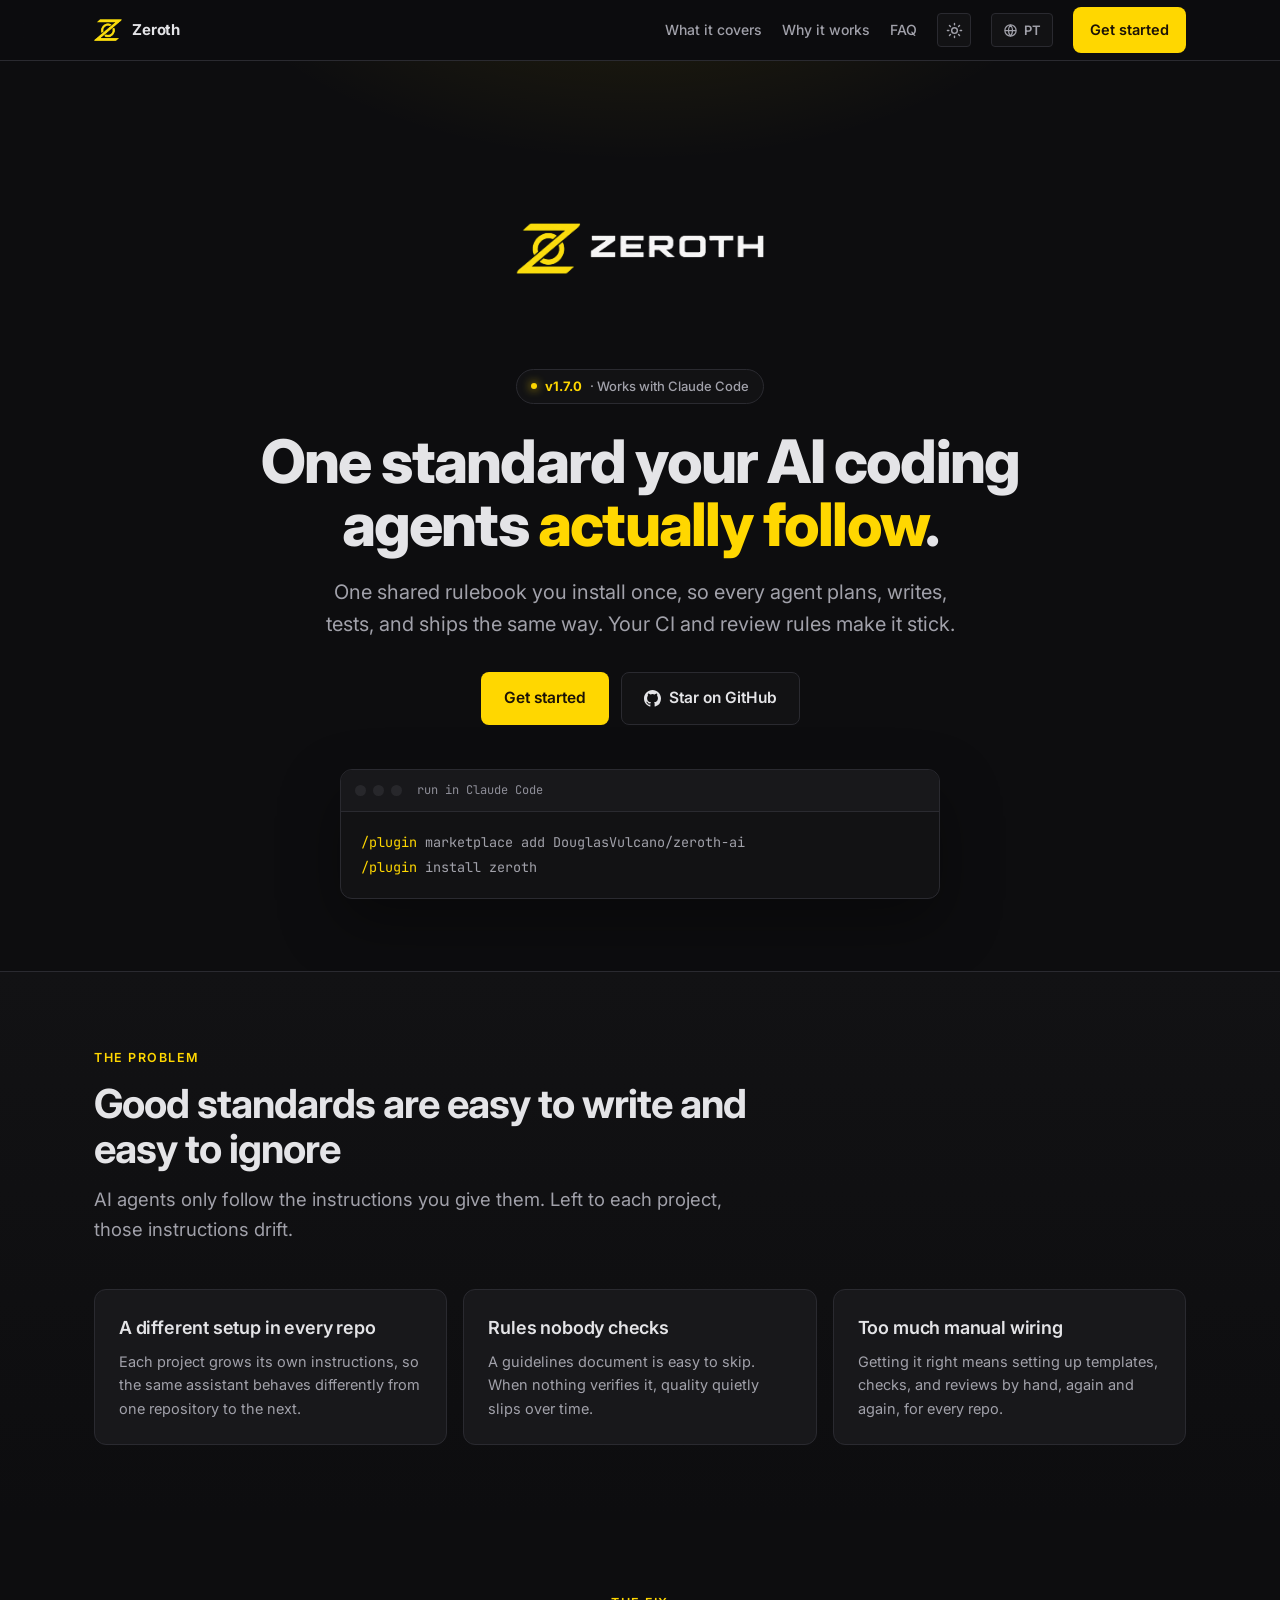
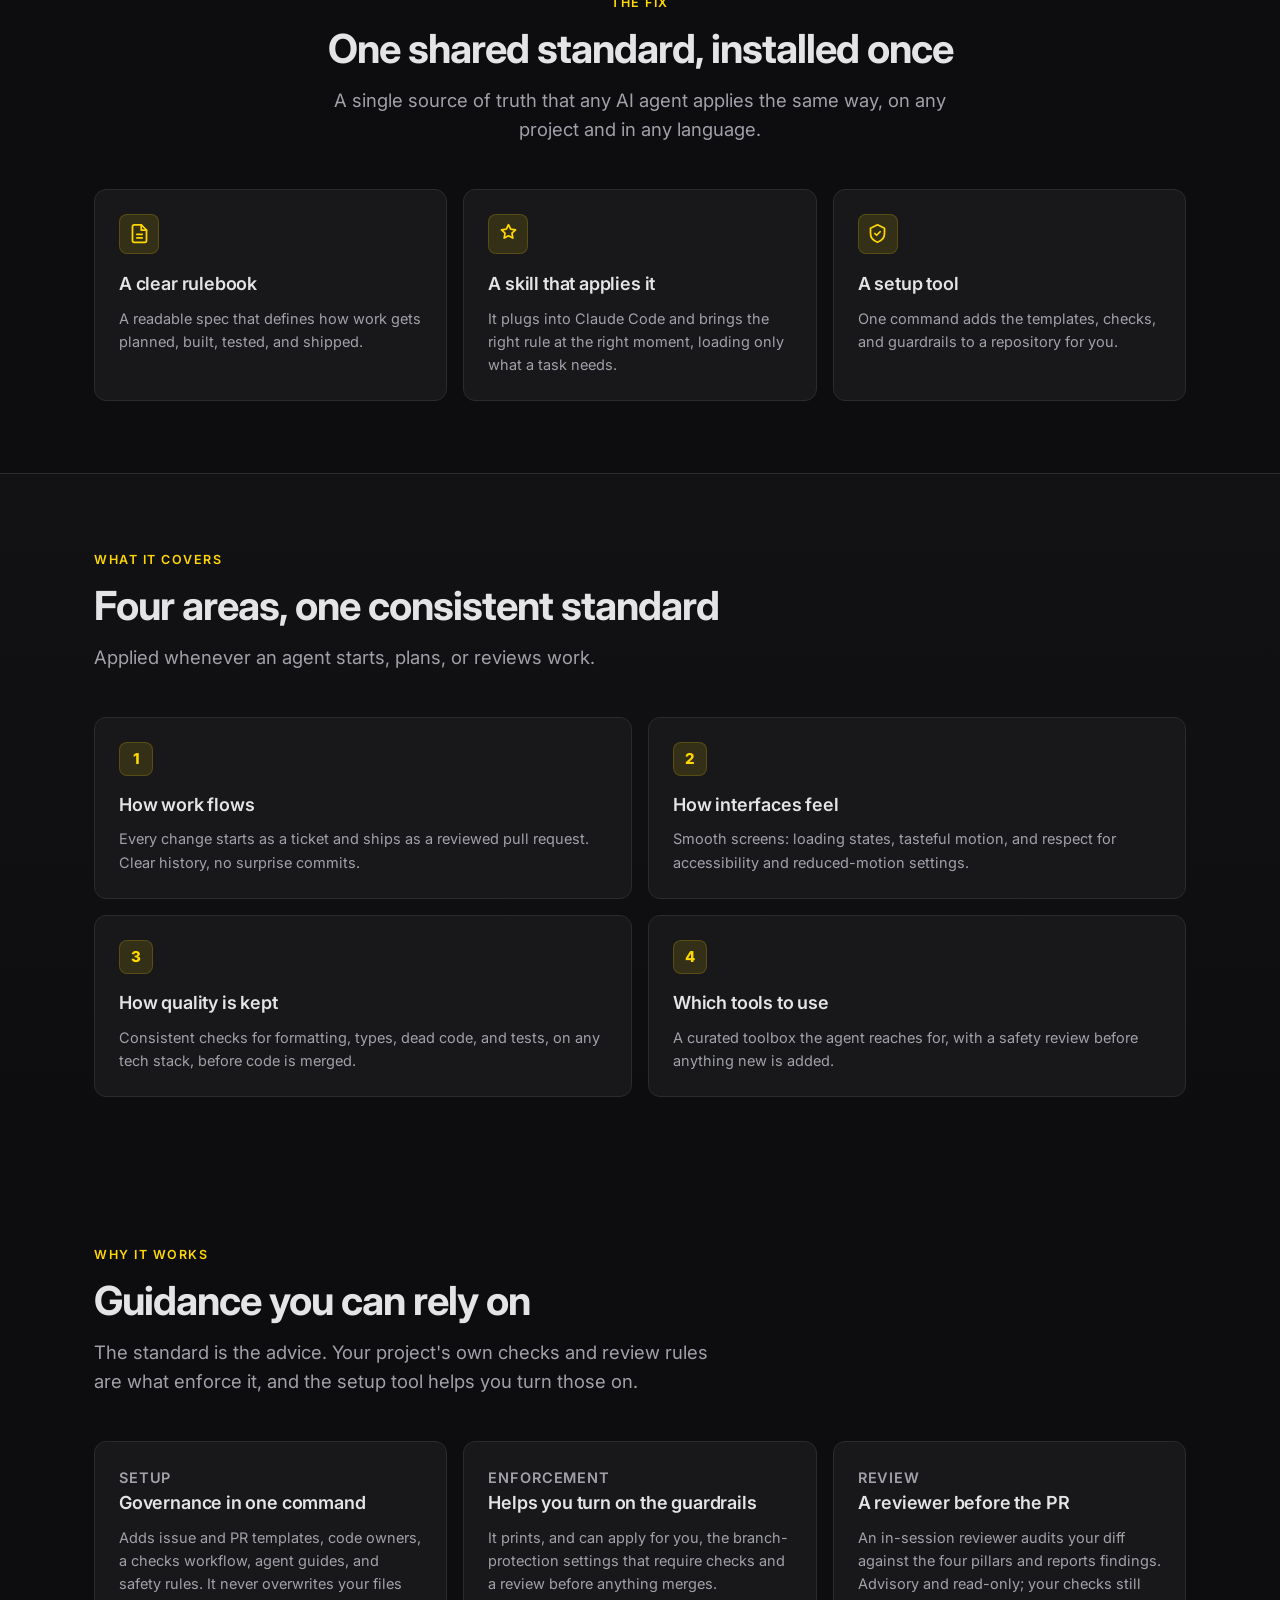
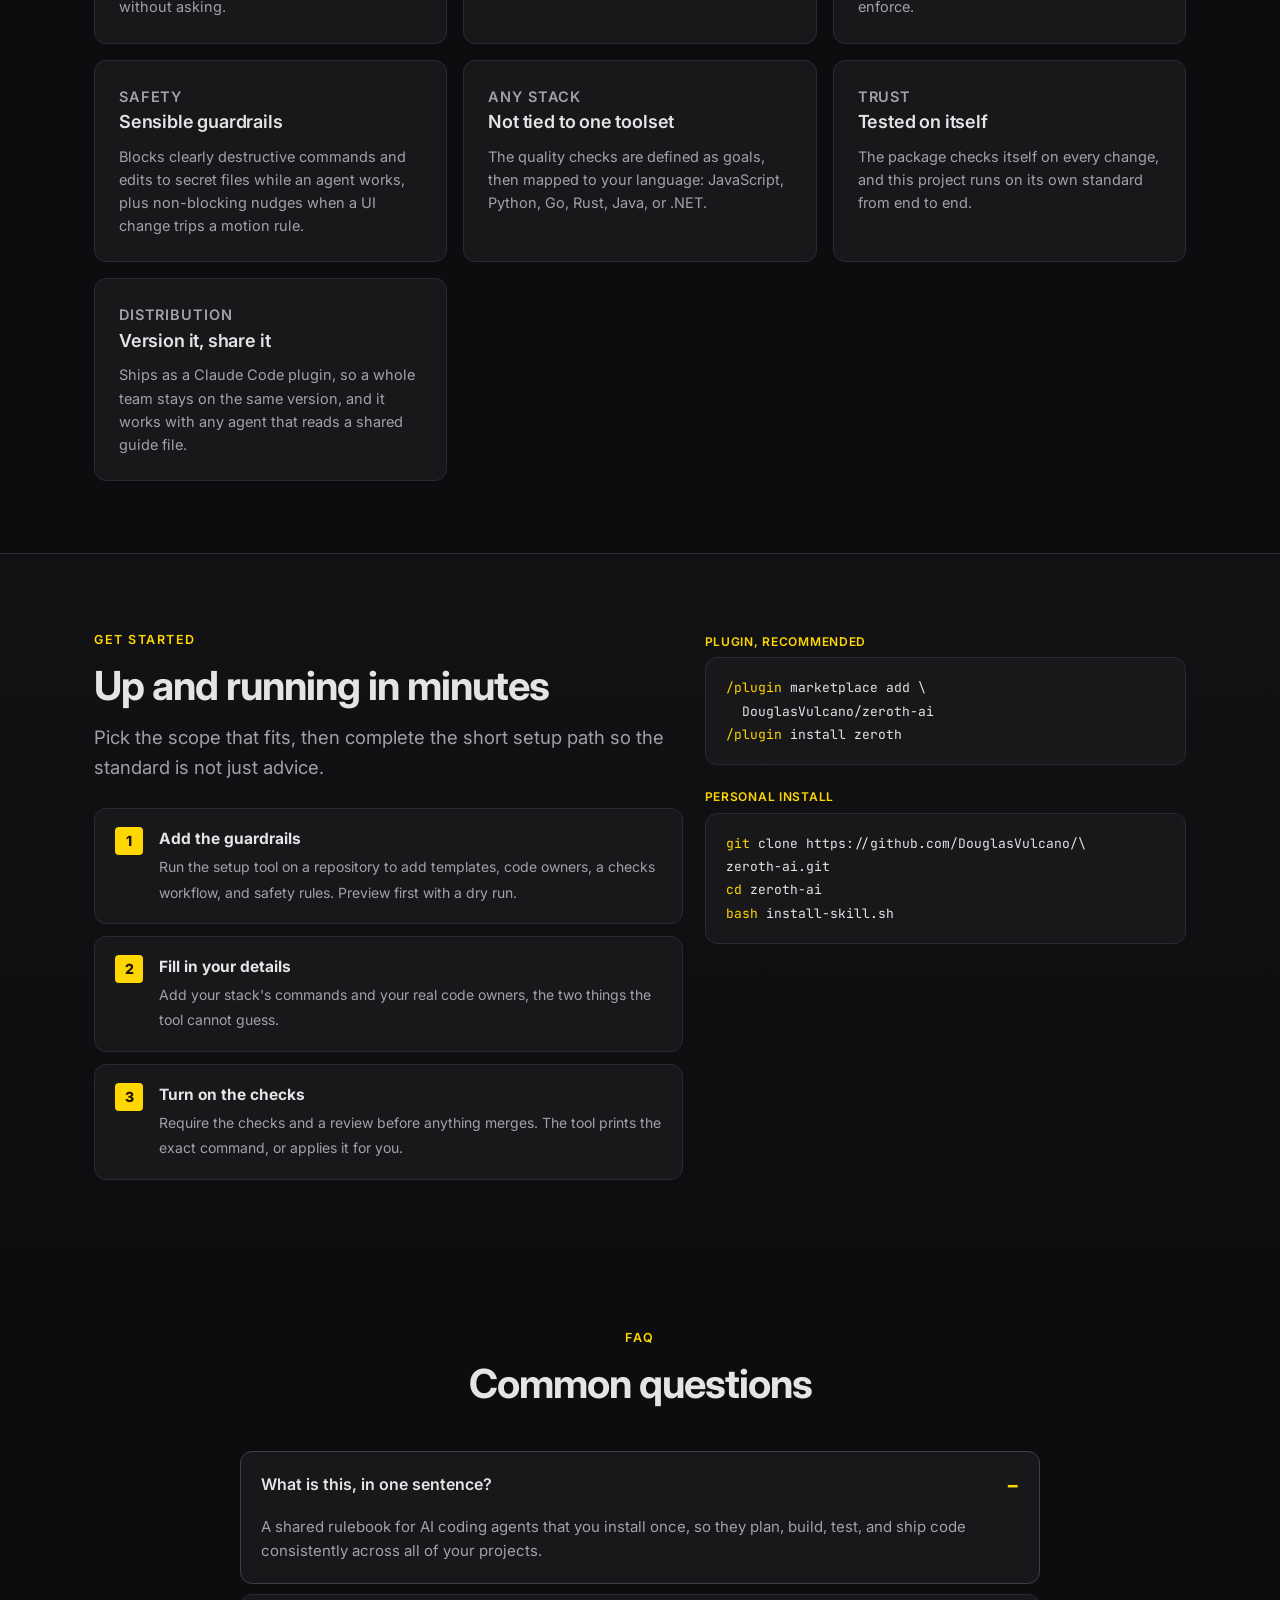
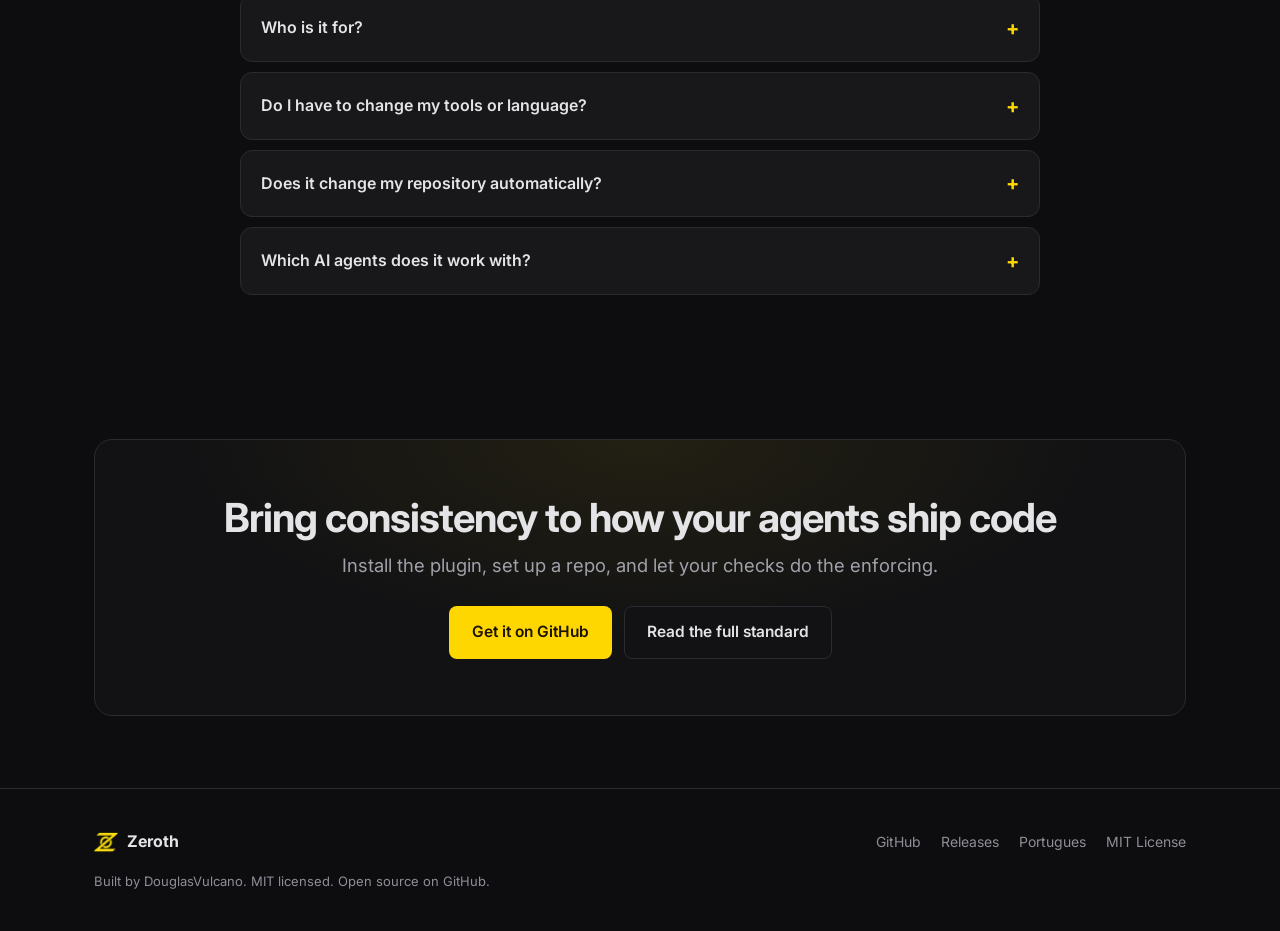
<file: docs/index.html>
<!doctype html>
<html lang="en" data-theme="dark">
<head>
<meta charset="utf-8">
<script>(function(){try{var p=localStorage.getItem('aes-lang');if(!p&&/^pt/i.test(navigator.language||''))location.replace('pt-br/');}catch(e){}})();</script>
<script>try{var t=localStorage.getItem('aes-theme');if(t)document.documentElement.setAttribute('data-theme',t);}catch(e){}</script>
<meta name="viewport" content="width=device-width, initial-scale=1">
<title>Zeroth - one rulebook your AI coding agents follow</title>
<meta name="description" content="One shared engineering standard for AI coding agents like Claude Code. Install it once, and your agents plan, build, test, and ship code the same way on every project. Open source, MIT licensed.">
<meta name="keywords" content="AI engineering standards, Claude Code, AI coding agents, coding standards, governance, AGENTS.md, CI gate, code review, developer tools, MCP, plugin">
<meta name="author" content="DouglasVulcano">
<meta name="robots" content="index, follow, max-image-preview:large">
<link rel="icon" type="image/x-icon" href="favicon.ico">
<link rel="icon" type="image/png" href="icon.png">
<link rel="apple-touch-icon" href="icon.png">
<meta name="theme-color" content="#0d0d0f">
<link rel="canonical" href="https://douglasvulcano.github.io/zeroth-ai/">
<link rel="alternate" hreflang="en" href="https://douglasvulcano.github.io/zeroth-ai/">
<link rel="alternate" hreflang="pt-BR" href="https://douglasvulcano.github.io/zeroth-ai/pt-br/">
<link rel="alternate" hreflang="x-default" href="https://douglasvulcano.github.io/zeroth-ai/">
<meta property="og:type" content="website">
<meta property="og:site_name" content="Zeroth">
<meta property="og:title" content="Zeroth">
<meta property="og:description" content="One shared rulebook for AI coding agents. Install it once, and they plan, build, test, and ship code the same way on every project.">
<meta property="og:url" content="https://douglasvulcano.github.io/zeroth-ai/">
<meta property="og:image" content="https://douglasvulcano.github.io/zeroth-ai/icon.png">
<meta property="og:locale" content="en_US">
<meta property="og:locale:alternate" content="pt_BR">
<meta name="twitter:card" content="summary">
<meta name="twitter:title" content="Zeroth">
<meta name="twitter:description" content="One shared rulebook for AI coding agents. Install once, ship consistently on every project.">
<meta name="twitter:image" content="https://douglasvulcano.github.io/zeroth-ai/icon.png">
<link rel="preconnect" href="https://fonts.googleapis.com">
<link rel="preconnect" href="https://fonts.gstatic.com" crossorigin>
<link href="https://fonts.googleapis.com/css2?family=Inter:wght@400;500;600;700;800&family=JetBrains+Mono:wght@400;500;600&display=swap" rel="stylesheet">
<link rel="stylesheet" href="style.css?v=2">
<script type="application/ld+json">
{"@context":"https://schema.org","@type":"SoftwareApplication","name":"Zeroth","applicationCategory":"DeveloperApplication","operatingSystem":"Cross-platform","description":"One shared engineering standard for AI coding agents like Claude Code. Install it once, and your agents plan, build, test, and ship code the same way on every project.","url":"https://douglasvulcano.github.io/zeroth-ai/","codeRepository":"https://github.com/DouglasVulcano/zeroth-ai","softwareVersion":"1.9.0","inLanguage":["en","pt-BR"],"license":"https://opensource.org/licenses/MIT","author":{"@type":"Person","name":"DouglasVulcano"},"offers":{"@type":"Offer","price":"0","priceCurrency":"USD"}}
</script>
<script type="application/ld+json">
{"@context":"https://schema.org","@type":"FAQPage","mainEntity":[
{"@type":"Question","name":"What is Zeroth, in one sentence?","acceptedAnswer":{"@type":"Answer","text":"A shared rulebook for AI coding agents that you install once, so they plan, build, test, and ship code consistently across all of your projects."}},
{"@type":"Question","name":"Who is it for?","acceptedAnswer":{"@type":"Answer","text":"Anyone using AI coding assistants like Claude Code who wants consistent, reviewed, and tested output, whether you are a solo developer or a whole team."}},
{"@type":"Question","name":"Do I have to change my tools or programming language?","acceptedAnswer":{"@type":"Answer","text":"No. The quality checks are defined as goals and mapped to your existing stack, so it works with JavaScript, Python, Go, Rust, Java, .NET, and more."}},
{"@type":"Question","name":"Does it change my repository automatically?","acceptedAnswer":{"@type":"Answer","text":"No. It sets up the pieces and shows you the commands; you decide when to turn on the checks and review rules that enforce the standard. Nothing is changed without your confirmation."}},
{"@type":"Question","name":"Which AI agents does it work with?","acceptedAnswer":{"@type":"Answer","text":"The plugin and skill install into Claude Code. For other agents (Cursor, Copilot, Codex), point them at the AGENTS.md the setup tool generates (it imports zeroth.md) and they read the same standard. Enforcement lives in your repo (CI plus branch protection), so it applies the same way whichever agent writes the code."}}
]}
</script>
</head>
<body>

<header class="nav">
  <div class="wrap nav-in">
    <a class="brand" href="#top" aria-label="Zeroth home"><img src="icon.png" alt="" width="28" height="28"><span>Zeroth</span></a>
    <nav class="nav-links">
      <a class="link" href="#pillars">What it covers</a>
      <a class="link" href="#features">Why it works</a>
      <a class="link" href="#faq">FAQ</a>
      <button class="icon-btn" onclick="toggleTheme()" aria-label="Toggle light or dark theme" title="Toggle theme"><svg viewBox="0 0 24 24" width="17" height="17" fill="none" stroke="currentColor" stroke-width="2" stroke-linecap="round" aria-hidden="true"><circle cx="12" cy="12" r="4"/><path d="M12 2v2M12 20v2M4.9 4.9l1.4 1.4M17.7 17.7l1.4 1.4M2 12h2M20 12h2M4.9 19.1l1.4-1.4M17.7 6.3l1.4-1.4"/></svg></button>
      <a class="lang" href="pt-br/" onclick="try{localStorage.setItem('aes-lang','pt')}catch(e){}" hreflang="pt-BR" aria-label="Ver em portugues"><svg viewBox="0 0 24 24" width="15" height="15" fill="none" stroke="currentColor" stroke-width="2" aria-hidden="true"><circle cx="12" cy="12" r="9"/><path d="M3 12h18M12 3a14 14 0 010 18M12 3a14 14 0 000 18"/></svg>PT</a>
      <a class="btn btn-gold" href="#install">Get started</a>
    </nav>
  </div>
</header>

<main id="top">
  <section class="hero">
    <div class="wrap hero-in">
      <img class="hero-logo" src="logo.png" alt="Zeroth" width="380">
      <span class="tag"><span class="dot"></span> <b id="ver">v1.7.0</b> · Works with Claude Code</span>
      <h1>One standard your AI coding agents <span class="g">actually follow</span>.</h1>
      <p class="lede">One shared rulebook you install once, so every agent plans, writes, tests, and ships the same way. Your CI and review rules make it stick.</p>
      <div class="cta">
        <a class="btn btn-gold btn-lg" href="#install">Get started</a>
        <a class="btn btn-ghost btn-lg" href="https://github.com/DouglasVulcano/zeroth-ai" target="_blank" rel="noopener"><svg width="17" height="17" viewBox="0 0 16 16" fill="currentColor" aria-hidden="true"><path d="M8 0C3.58 0 0 3.58 0 8c0 3.54 2.29 6.53 5.47 7.59.4.07.55-.17.55-.38 0-.19-.01-.82-.01-1.49-2.01.37-2.53-.49-2.69-.94-.09-.23-.48-.94-.82-1.13-.28-.15-.68-.52-.01-.53.63-.01 1.08.58 1.23.82.72 1.21 1.87.87 2.33.66.07-.52.28-.87.51-1.07-1.78-.2-3.64-.89-3.64-3.95 0-.87.31-1.59.82-2.15-.08-.2-.36-1.02.08-2.12 0 0 .67-.21 2.2.82a7.6 7.6 0 014 0c1.53-1.04 2.2-.82 2.2-.82.44 1.1.16 1.92.08 2.12.51.56.82 1.27.82 2.15 0 3.07-1.87 3.75-3.65 3.95.29.25.54.73.54 1.48 0 1.07-.01 1.93-.01 2.2 0 .21.15.46.55.38A8.01 8.01 0 0016 8c0-4.42-3.58-8-8-8z"/></svg>Star on GitHub</a>
      </div>
      <div class="term">
        <div class="term-bar"><i></i><i></i><i></i><span>run in Claude Code</span></div>
        <pre><span class="p">/plugin</span> <span class="o">marketplace add DouglasVulcano/zeroth-ai</span>
<span class="p">/plugin</span> <span class="o">install zeroth</span></pre>
      </div>
    </div>
  </section>

  <section class="band">
    <div class="wrap">
      <div class="head"><p class="eyebrow">The problem</p><h2>Good standards are easy to write and easy to ignore</h2><p class="lede">AI agents only follow the instructions you give them. Left to each project, those instructions drift.</p></div>
      <div class="grid g3">
        <div class="card"><h3>A different setup in every repo</h3><p>Each project grows its own instructions, so the same assistant behaves differently from one repository to the next.</p></div>
        <div class="card"><h3>Rules nobody checks</h3><p>A guidelines document is easy to skip. When nothing verifies it, quality quietly slips over time.</p></div>
        <div class="card"><h3>Too much manual wiring</h3><p>Getting it right means setting up templates, checks, and reviews by hand, again and again, for every repo.</p></div>
      </div>
    </div>
  </section>

  <section id="what">
    <div class="wrap">
      <div class="head center"><p class="eyebrow">The fix</p><h2>One shared standard, installed once</h2><p class="lede" style="margin-inline:auto">A single source of truth that any AI agent applies the same way, on any project and in any language.</p></div>
      <div class="grid g3">
        <div class="card"><div class="ico"><svg viewBox="0 0 24 24" fill="none" stroke="currentColor" stroke-width="2" stroke-linecap="round" stroke-linejoin="round"><path d="M14 2H6a2 2 0 00-2 2v16a2 2 0 002 2h12a2 2 0 002-2V8z"/><path d="M14 2v6h6M9 13h6M9 17h6"/></svg></div><h3>A clear rulebook</h3><p>A readable spec that defines how work gets planned, built, tested, and shipped.</p></div>
        <div class="card"><div class="ico"><svg viewBox="0 0 24 24" fill="none" stroke="currentColor" stroke-width="2" stroke-linecap="round" stroke-linejoin="round"><path d="M12 2l2.5 5 5.5.8-4 3.9.9 5.5L12 14.6 7.1 17.2 8 11.7 4 7.8l5.5-.8z"/></svg></div><h3>A skill that applies it</h3><p>It plugs into Claude Code and brings the right rule at the right moment, loading only what a task needs.</p></div>
        <div class="card"><div class="ico"><svg viewBox="0 0 24 24" fill="none" stroke="currentColor" stroke-width="2" stroke-linecap="round" stroke-linejoin="round"><path d="M12 2l8 4v6c0 5-3.4 8.3-8 10-4.6-1.7-8-5-8-10V6z"/><path d="M9 12l2 2 4-4"/></svg></div><h3>A setup tool</h3><p>One command adds the templates, checks, and guardrails to a repository for you.</p></div>
      </div>
    </div>
  </section>

  <section id="pillars" class="band">
    <div class="wrap">
      <div class="head"><p class="eyebrow">What it covers</p><h2>Four areas, one consistent standard</h2><p class="lede">Applied whenever an agent starts, plans, or reviews work.</p></div>
      <div class="grid g2">
        <div class="card"><div class="num">1</div><h3>How work flows</h3><p>Every change starts as a ticket and ships as a reviewed pull request. Clear history, no surprise commits.</p></div>
        <div class="card"><div class="num">2</div><h3>How interfaces feel</h3><p>Smooth screens: loading states, tasteful motion, and respect for accessibility and reduced-motion settings.</p></div>
        <div class="card"><div class="num">3</div><h3>How quality is kept</h3><p>Consistent checks for formatting, types, dead code, and tests, on any tech stack, before code is merged.</p></div>
        <div class="card"><div class="num">4</div><h3>Which tools to use</h3><p>A curated toolbox the agent reaches for, with a safety review before anything new is added.</p></div>
      </div>
    </div>
  </section>

  <section id="features">
    <div class="wrap">
      <div class="head"><p class="eyebrow">Why it works</p><h2>Guidance you can rely on</h2><p class="lede">The standard is the advice. Your project's own checks and review rules are what enforce it, and the setup tool helps you turn those on.</p></div>
      <div class="grid g3">
        <div class="card"><p class="kicker">Setup</p><h3>Governance in one command</h3><p>Adds issue and PR templates, code owners, a checks workflow, agent guides, and safety rules. It never overwrites your files without asking.</p></div>
        <div class="card"><p class="kicker">Enforcement</p><h3>Helps you turn on the guardrails</h3><p>It prints, and can apply for you, the branch-protection settings that require checks and a review before anything merges.</p></div>
        <div class="card"><p class="kicker">Review</p><h3>A reviewer before the PR</h3><p>An in-session reviewer audits your diff against the four pillars and reports findings. Advisory and read-only; your checks still enforce.</p></div>
        <div class="card"><p class="kicker">Safety</p><h3>Sensible guardrails</h3><p>Blocks clearly destructive commands and edits to secret files while an agent works, plus non-blocking nudges when a UI change trips a motion rule.</p></div>
        <div class="card"><p class="kicker">Any stack</p><h3>Not tied to one toolset</h3><p>The quality checks are defined as goals, then mapped to your language: JavaScript, Python, Go, Rust, Java, or .NET.</p></div>
        <div class="card"><p class="kicker">Trust</p><h3>Tested on itself</h3><p>The package checks itself on every change, and this project runs on its own standard from end to end.</p></div>
        <div class="card"><p class="kicker">Distribution</p><h3>Version it, share it</h3><p>Ships as a Claude Code plugin, so a whole team stays on the same version, and it works with any agent that reads a shared guide file.</p></div>
      </div>
    </div>
  </section>

  <section id="install" class="band">
    <div class="wrap">
      <div class="cols">
        <div>
          <p class="eyebrow">Get started</p>
          <h2>Up and running in minutes</h2>
          <p class="lede" style="margin-bottom:26px">Pick the scope that fits, then complete the short setup path so the standard is not just advice.</p>
          <div class="steps">
            <div class="step"><div class="n">1</div><div><b>Add the guardrails</b><span>Run the setup tool on a repository to add templates, code owners, a checks workflow, and safety rules. Preview first with a dry run.</span></div></div>
            <div class="step"><div class="n">2</div><div><b>Fill in your details</b><span>Add your stack's commands and your real code owners, the two things the tool cannot guess.</span></div></div>
            <div class="step"><div class="n">3</div><div><b>Turn on the checks</b><span>Require the checks and a review before anything merges. The tool prints the exact command, or applies it for you.</span></div></div>
          </div>
        </div>
        <div>
          <p class="kicker" style="margin-top:6px">Plugin, recommended</p>
          <pre class="code"><span class="p">/plugin</span> marketplace add \
  DouglasVulcano/zeroth-ai
<span class="p">/plugin</span> install zeroth</pre>
          <p class="kicker" style="margin-top:22px">Personal install</p>
          <pre class="code"><span class="p">git</span> clone https://github.com/DouglasVulcano/\
zeroth-ai.git
<span class="p">cd</span> zeroth-ai
<span class="p">bash</span> install-skill.sh</pre>
        </div>
      </div>
    </div>
  </section>

  <section id="faq">
    <div class="wrap">
      <div class="head center"><p class="eyebrow">FAQ</p><h2>Common questions</h2></div>
      <div class="faq">
        <details open><summary>What is this, in one sentence?</summary><p>A shared rulebook for AI coding agents that you install once, so they plan, build, test, and ship code consistently across all of your projects.</p></details>
        <details><summary>Who is it for?</summary><p>Anyone using AI coding assistants like Claude Code who wants consistent, reviewed, and tested output, whether you are a solo developer or a whole team.</p></details>
        <details><summary>Do I have to change my tools or language?</summary><p>No. The quality checks are goals mapped to your existing stack, so it works with JavaScript, Python, Go, Rust, Java, .NET, and more.</p></details>
        <details><summary>Does it change my repository automatically?</summary><p>No. It sets up the pieces and shows you the commands; you decide when to turn on the checks and review rules that enforce the standard. Nothing is changed without your confirmation.</p></details>
        <details><summary>Which AI agents does it work with?</summary><p>The plugin and skill install into Claude Code. For other agents (Cursor, Copilot, Codex), point them at the <code>AGENTS.md</code> the setup tool generates (it imports <code>zeroth.md</code>) and they read the same standard. Enforcement lives in your repo (CI plus branch protection), so it applies the same way whichever agent writes the code.</p></details>
      </div>
    </div>
  </section>

  <section>
    <div class="wrap">
      <div class="cta-band">
        <h2 style="margin-bottom:10px">Bring consistency to how your agents ship code</h2>
        <p class="lede" style="margin:0 auto 26px">Install the plugin, set up a repo, and let your checks do the enforcing.</p>
        <div class="cta">
          <a class="btn btn-gold btn-lg" href="https://github.com/DouglasVulcano/zeroth-ai" target="_blank" rel="noopener">Get it on GitHub</a>
          <a class="btn btn-ghost btn-lg" href="https://github.com/DouglasVulcano/zeroth-ai/blob/main/zeroth.md" target="_blank" rel="noopener">Read the full standard</a>
        </div>
      </div>
    </div>
  </section>
</main>

<footer>
  <div class="wrap foot-in">
    <div class="foot-brand"><img src="icon.png" alt="" width="24" height="24"><span>Zeroth</span></div>
    <nav class="foot-links">
      <a href="https://github.com/DouglasVulcano/zeroth-ai" target="_blank" rel="noopener">GitHub</a>
      <a href="https://github.com/DouglasVulcano/zeroth-ai/releases" target="_blank" rel="noopener">Releases</a>
      <a href="pt-br/" onclick="try{localStorage.setItem('aes-lang','pt')}catch(e){}">Portugues</a>
      <a href="https://github.com/DouglasVulcano/zeroth-ai/blob/main/LICENSE" target="_blank" rel="noopener">MIT License</a>
    </nav>
  </div>
  <div class="wrap" style="margin-top:16px;font-size:13px">Built by DouglasVulcano. MIT licensed. Open source on GitHub.</div>
</footer>

<script>function toggleTheme(){var el=document.documentElement,cur=el.getAttribute('data-theme')==='light'?'light':'dark',next=cur==='light'?'dark':'light';el.setAttribute('data-theme',next);try{localStorage.setItem('aes-theme',next);}catch(e){}}</script>
<script>(function(){var el=document.getElementById('ver');if(!el||!window.fetch)return;fetch('https://api.github.com/repos/DouglasVulcano/zeroth-ai/releases/latest',{headers:{Accept:'application/vnd.github+json'}}).then(function(r){return r.ok?r.json():null;}).then(function(d){if(d&&d.tag_name){el.textContent=/^v/i.test(d.tag_name)?d.tag_name:'v'+d.tag_name;}}).catch(function(){});})();</script>
</body>
</html>
</file>
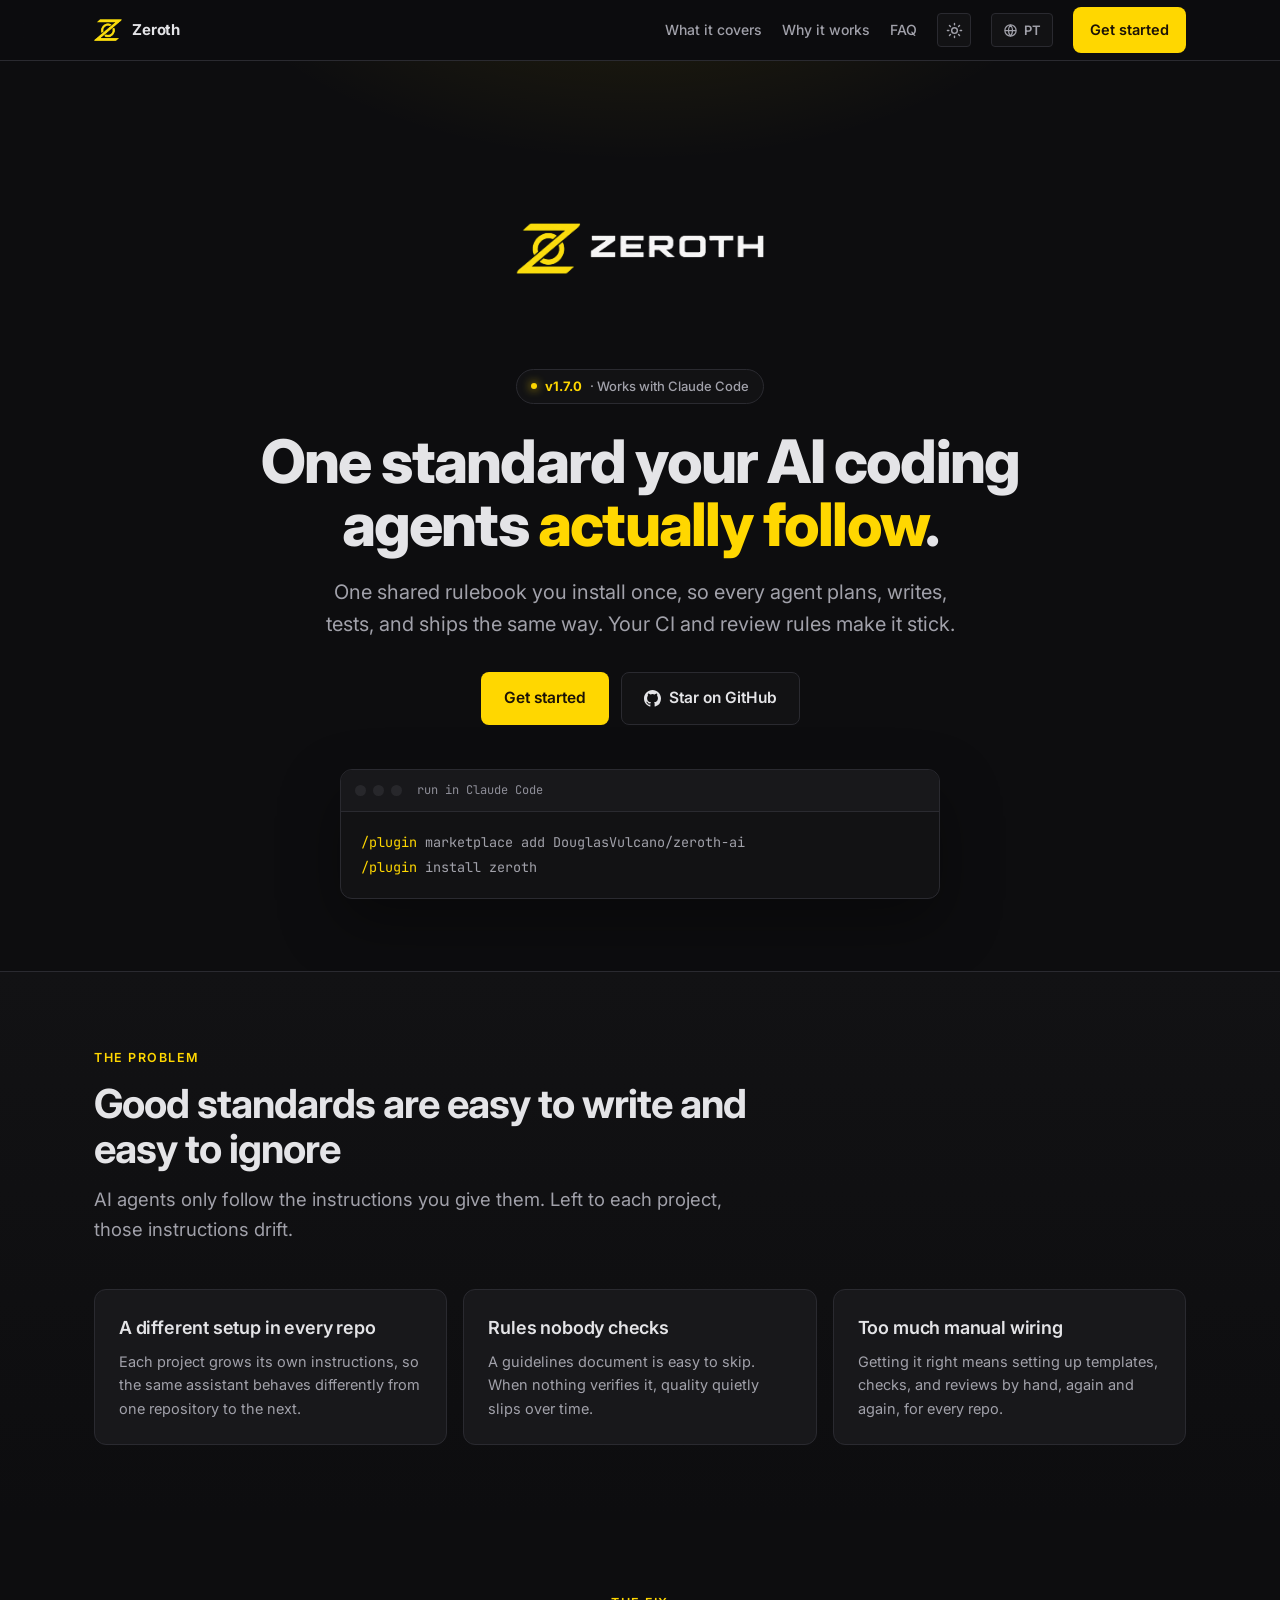
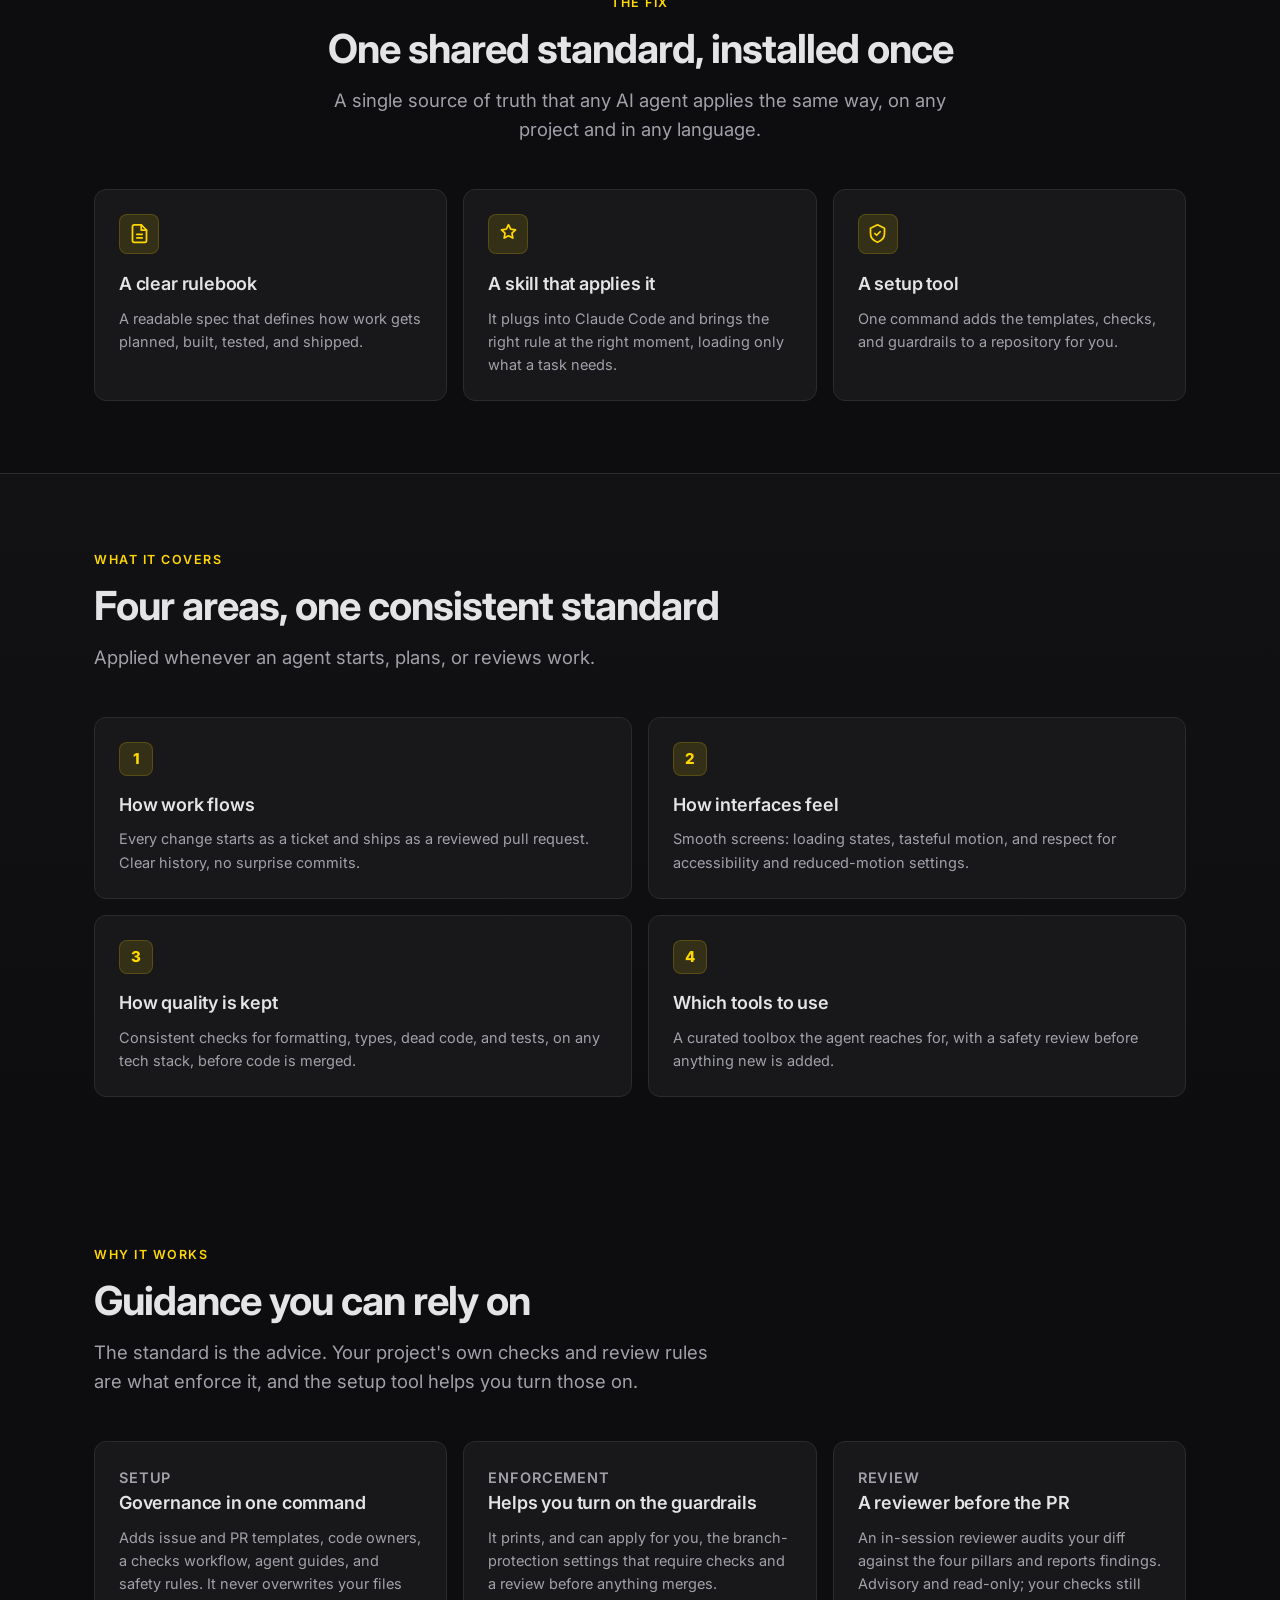
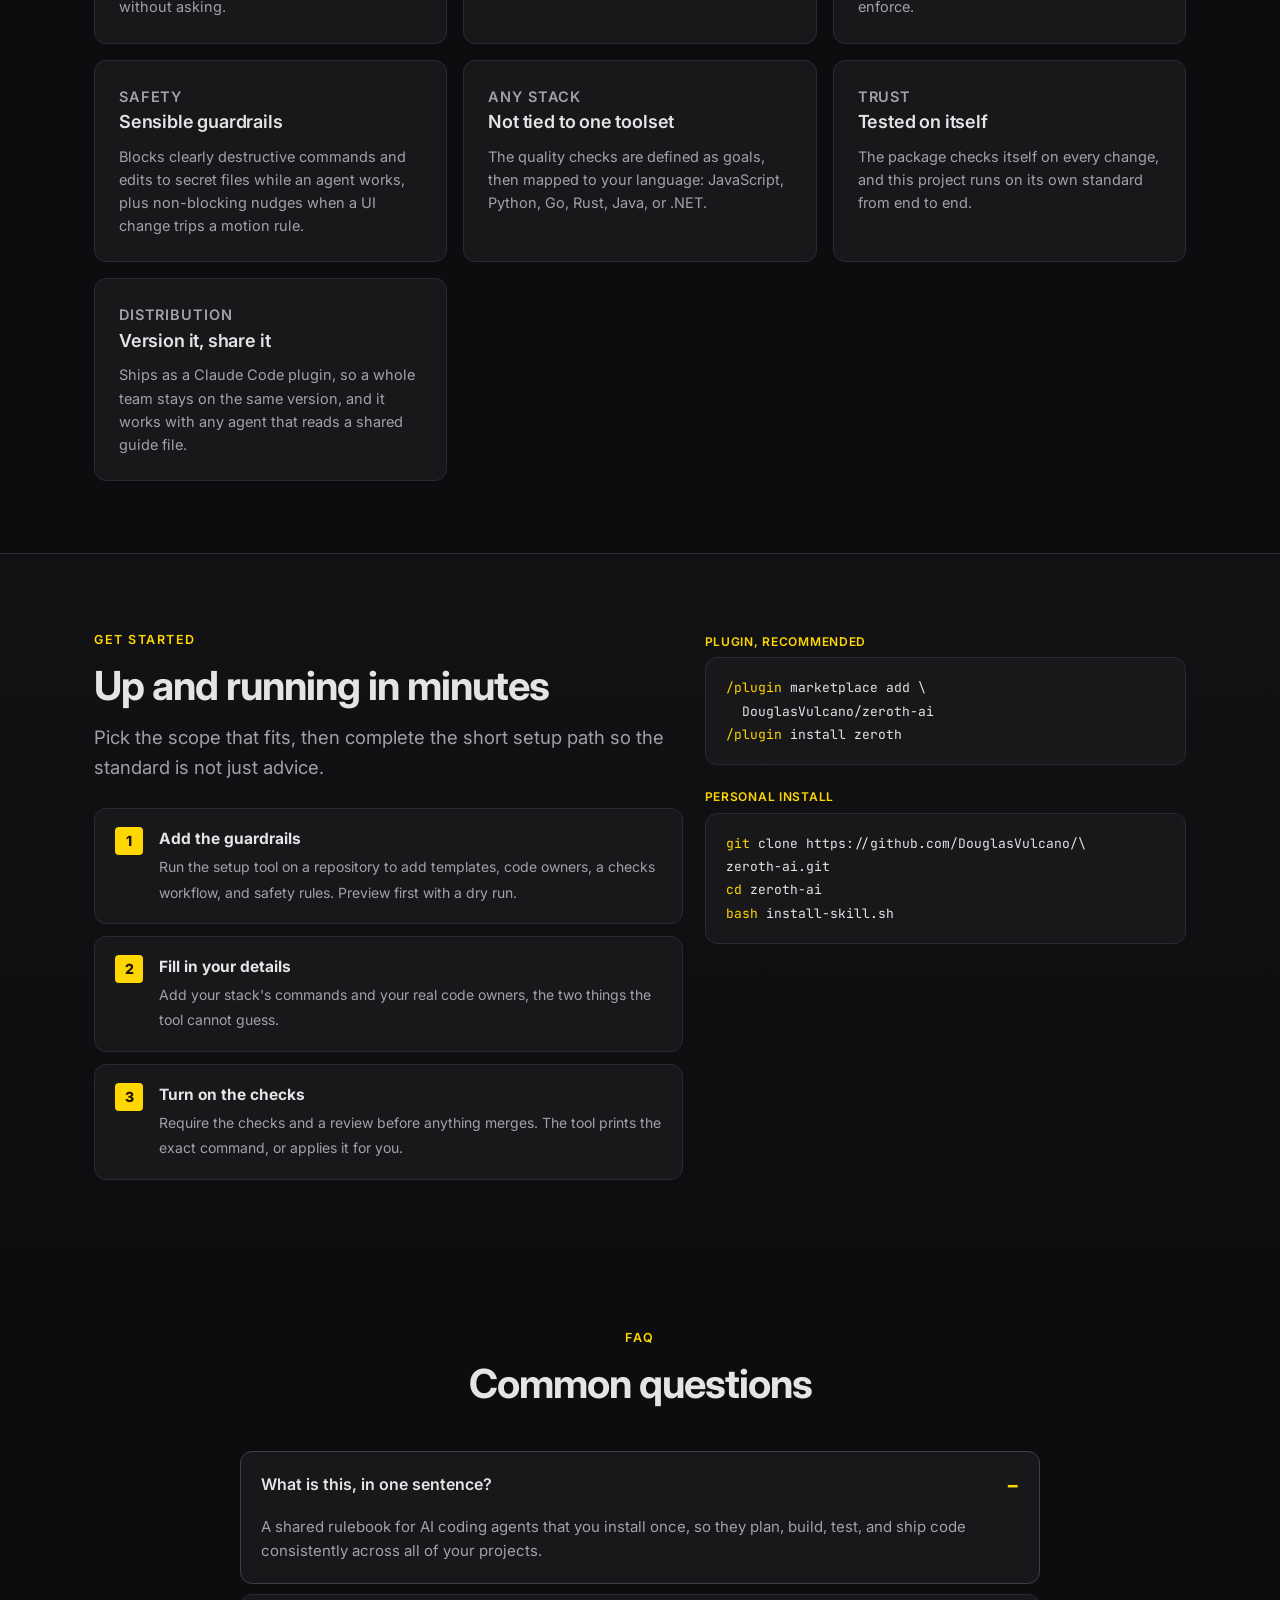
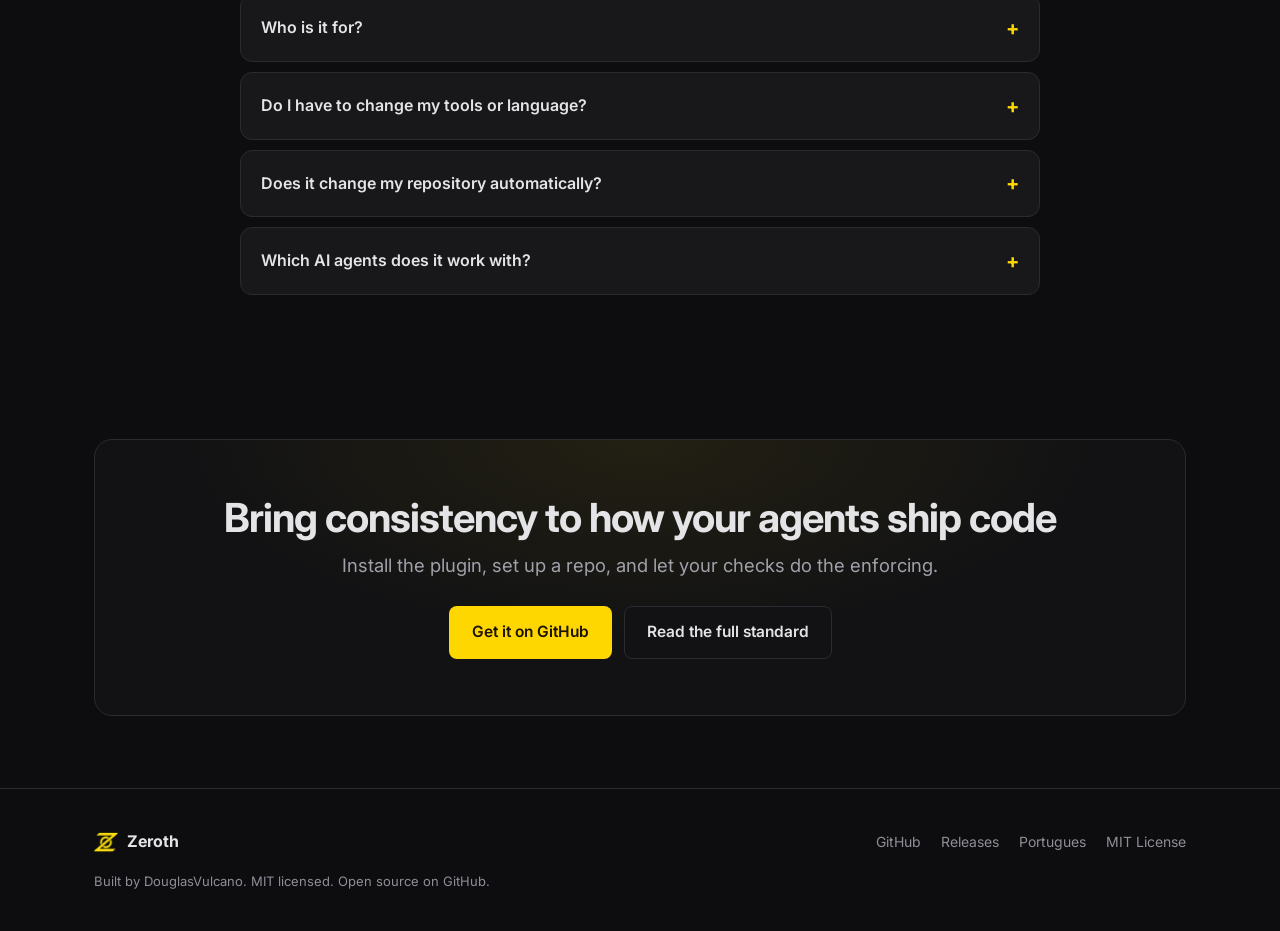
<file: docs/pt-br/index.html>
<!doctype html>
<html lang="pt-BR" data-theme="dark">
<head>
<meta charset="utf-8">
<script>(function(){try{var p=localStorage.getItem('aes-lang');if(!p&&!/^pt/i.test(navigator.language||''))location.replace('../');}catch(e){}})();</script>
<script>try{var t=localStorage.getItem('aes-theme');if(t)document.documentElement.setAttribute('data-theme',t);}catch(e){}</script>
<meta name="viewport" content="width=device-width, initial-scale=1">
<title>Zeroth - um padrão que seus agentes de IA seguem</title>
<meta name="description" content="Um padrão de engenharia compartilhado para agentes de IA como o Claude Code. Instale uma vez e seus agentes planejam, escrevem, testam e entregam código do mesmo jeito em todo projeto. Open source, licença MIT.">
<meta name="keywords" content="padrões de engenharia IA, Claude Code, agentes de IA, padrões de código, governança, AGENTS.md, CI, code review, ferramentas de desenvolvimento, MCP, plugin">
<meta name="author" content="DouglasVulcano">
<meta name="robots" content="index, follow, max-image-preview:large">
<link rel="icon" type="image/x-icon" href="../favicon.ico">
<link rel="icon" type="image/png" href="../icon.png">
<link rel="apple-touch-icon" href="../icon.png">
<meta name="theme-color" content="#0d0d0f">
<link rel="canonical" href="https://douglasvulcano.github.io/zeroth-ai/pt-br/">
<link rel="alternate" hreflang="en" href="https://douglasvulcano.github.io/zeroth-ai/">
<link rel="alternate" hreflang="pt-BR" href="https://douglasvulcano.github.io/zeroth-ai/pt-br/">
<link rel="alternate" hreflang="x-default" href="https://douglasvulcano.github.io/zeroth-ai/">
<meta property="og:type" content="website">
<meta property="og:site_name" content="Zeroth">
<meta property="og:title" content="Zeroth">
<meta property="og:description" content="Um guia compartilhado para agentes de IA. Instale uma vez e eles planejam, constroem, testam e entregam código do mesmo jeito em todo projeto.">
<meta property="og:url" content="https://douglasvulcano.github.io/zeroth-ai/pt-br/">
<meta property="og:image" content="https://douglasvulcano.github.io/zeroth-ai/icon.png">
<meta property="og:locale" content="pt_BR">
<meta property="og:locale:alternate" content="en_US">
<meta name="twitter:card" content="summary">
<meta name="twitter:title" content="Zeroth">
<meta name="twitter:description" content="Um guia compartilhado para agentes de IA. Instale uma vez, entregue com consistência em todo projeto.">
<meta name="twitter:image" content="https://douglasvulcano.github.io/zeroth-ai/icon.png">
<link rel="preconnect" href="https://fonts.googleapis.com">
<link rel="preconnect" href="https://fonts.gstatic.com" crossorigin>
<link href="https://fonts.googleapis.com/css2?family=Inter:wght@400;500;600;700;800&family=JetBrains+Mono:wght@400;500;600&display=swap" rel="stylesheet">
<link rel="stylesheet" href="../style.css?v=2">
<script type="application/ld+json">
{"@context":"https://schema.org","@type":"SoftwareApplication","name":"Zeroth","applicationCategory":"DeveloperApplication","operatingSystem":"Cross-platform","description":"Um padrão de engenharia compartilhado para agentes de IA como o Claude Code. Instale uma vez e seus agentes planejam, escrevem, testam e entregam código do mesmo jeito em todo projeto.","url":"https://douglasvulcano.github.io/zeroth-ai/pt-br/","codeRepository":"https://github.com/DouglasVulcano/zeroth-ai","softwareVersion":"1.9.0","inLanguage":["pt-BR","en"],"license":"https://opensource.org/licenses/MIT","author":{"@type":"Person","name":"DouglasVulcano"},"offers":{"@type":"Offer","price":"0","priceCurrency":"BRL"}}
</script>
<script type="application/ld+json">
{"@context":"https://schema.org","@type":"FAQPage","mainEntity":[
{"@type":"Question","name":"O que é isso, em uma frase?","acceptedAnswer":{"@type":"Answer","text":"Um guia compartilhado para agentes de IA que você instala uma vez, para que eles planejem, construam, testem e entreguem código de forma consistente em todos os seus projetos."}},
{"@type":"Question","name":"Para quem é?","acceptedAnswer":{"@type":"Answer","text":"Para quem usa assistentes de IA como o Claude Code e quer resultado consistente, revisado e testado, seja um dev solo ou um time inteiro."}},
{"@type":"Question","name":"Preciso mudar minhas ferramentas ou linguagem?","acceptedAnswer":{"@type":"Answer","text":"Não. As checagens de qualidade são metas mapeadas para o seu stack atual, então funciona com JavaScript, Python, Go, Rust, Java, .NET e mais."}},
{"@type":"Question","name":"Ele muda meu repositório automaticamente?","acceptedAnswer":{"@type":"Answer","text":"Não. Ele prepara as peças e mostra os comandos; você decide quando ativar as checagens e as regras de revisão que garantem o padrão. Nada é mudado sem a sua confirmação."}},
{"@type":"Question","name":"Com quais agentes de IA funciona?","acceptedAnswer":{"@type":"Answer","text":"O plugin e o skill instalam no Claude Code. Para outros agentes (Cursor, Copilot, Codex), aponte-os para o AGENTS.md que a ferramenta de setup gera (ele importa o zeroth.md) e eles leem o mesmo padrão. O enforcement mora no seu repositório (CI mais branch protection), então vale igual seja qual for o agente que escreve o código."}}
]}
</script>
</head>
<body>

<header class="nav">
  <div class="wrap nav-in">
    <a class="brand" href="#top" aria-label="Zeroth inicio"><img src="../icon.png" alt="" width="28" height="28"><span>Zeroth</span></a>
    <nav class="nav-links">
      <a class="link" href="#pillars">O que cobre</a>
      <a class="link" href="#features">Por que funciona</a>
      <a class="link" href="#faq">FAQ</a>
      <button class="icon-btn" onclick="toggleTheme()" aria-label="Alternar tema claro ou escuro" title="Alternar tema"><svg viewBox="0 0 24 24" width="17" height="17" fill="none" stroke="currentColor" stroke-width="2" stroke-linecap="round" aria-hidden="true"><circle cx="12" cy="12" r="4"/><path d="M12 2v2M12 20v2M4.9 4.9l1.4 1.4M17.7 17.7l1.4 1.4M2 12h2M20 12h2M4.9 19.1l1.4-1.4M17.7 6.3l1.4-1.4"/></svg></button>
      <a class="lang" href="../" onclick="try{localStorage.setItem('aes-lang','en')}catch(e){}" hreflang="en" aria-label="View in English"><svg viewBox="0 0 24 24" width="15" height="15" fill="none" stroke="currentColor" stroke-width="2" aria-hidden="true"><circle cx="12" cy="12" r="9"/><path d="M3 12h18M12 3a14 14 0 010 18M12 3a14 14 0 000 18"/></svg>EN</a>
      <a class="btn btn-gold" href="#install">Começar</a>
    </nav>
  </div>
</header>

<main id="top">
  <section class="hero">
    <div class="wrap hero-in">
      <img class="hero-logo" src="../logo.png" alt="Zeroth" width="380">
      <span class="tag"><span class="dot"></span> <b id="ver">v1.7.0</b> · Funciona com o Claude Code</span>
      <h1>Um padrão que seus agentes de IA <span class="g">realmente seguem</span>.</h1>
      <p class="lede">Um guia único que você instala uma vez, para que todo agente planeje, escreva, teste e entregue código do mesmo jeito. Seu CI e suas regras de revisão fazem o padrão valer.</p>
      <div class="cta">
        <a class="btn btn-gold btn-lg" href="#install">Começar</a>
        <a class="btn btn-ghost btn-lg" href="https://github.com/DouglasVulcano/zeroth-ai" target="_blank" rel="noopener"><svg width="17" height="17" viewBox="0 0 16 16" fill="currentColor" aria-hidden="true"><path d="M8 0C3.58 0 0 3.58 0 8c0 3.54 2.29 6.53 5.47 7.59.4.07.55-.17.55-.38 0-.19-.01-.82-.01-1.49-2.01.37-2.53-.49-2.69-.94-.09-.23-.48-.94-.82-1.13-.28-.15-.68-.52-.01-.53.63-.01 1.08.58 1.23.82.72 1.21 1.87.87 2.33.66.07-.52.28-.87.51-1.07-1.78-.2-3.64-.89-3.64-3.95 0-.87.31-1.59.82-2.15-.08-.2-.36-1.02.08-2.12 0 0 .67-.21 2.2.82a7.6 7.6 0 014 0c1.53-1.04 2.2-.82 2.2-.82.44 1.1.16 1.92.08 2.12.51.56.82 1.27.82 2.15 0 3.07-1.87 3.75-3.65 3.95.29.25.54.73.54 1.48 0 1.07-.01 1.93-.01 2.2 0 .21.15.46.55.38A8.01 8.01 0 0016 8c0-4.42-3.58-8-8-8z"/></svg>Estrela no GitHub</a>
      </div>
      <div class="term">
        <div class="term-bar"><i></i><i></i><i></i><span>rode no Claude Code</span></div>
        <pre><span class="p">/plugin</span> <span class="o">marketplace add DouglasVulcano/zeroth-ai</span>
<span class="p">/plugin</span> <span class="o">install zeroth</span></pre>
      </div>
    </div>
  </section>

  <section class="band">
    <div class="wrap">
      <div class="head"><p class="eyebrow">O problema</p><h2>Bons padrões são fáceis de escrever e fáceis de ignorar</h2><p class="lede">Agentes de IA só seguem as instruções que você dá. Deixadas a cargo de cada projeto, essas instruções se perdem.</p></div>
      <div class="grid g3">
        <div class="card"><h3>Um setup diferente em cada repo</h3><p>Cada projeto cria suas próprias instruções, então o mesmo assistente se comporta de um jeito em cada repositório.</p></div>
        <div class="card"><h3>Regras que ninguém verifica</h3><p>Um documento de diretrizes é fácil de pular. Quando nada verifica, a qualidade cai aos poucos.</p></div>
        <div class="card"><h3>Configuração manual demais</h3><p>Fazer certo significa montar templates, checagens e revisões na mão, de novo e de novo, em cada repo.</p></div>
      </div>
    </div>
  </section>

  <section id="what">
    <div class="wrap">
      <div class="head center"><p class="eyebrow">A solução</p><h2>Um padrão compartilhado, instalado uma vez</h2><p class="lede" style="margin-inline:auto">Uma fonte única da verdade que qualquer agente de IA aplica do mesmo jeito, em qualquer projeto e linguagem.</p></div>
      <div class="grid g3">
        <div class="card"><div class="ico"><svg viewBox="0 0 24 24" fill="none" stroke="currentColor" stroke-width="2" stroke-linecap="round" stroke-linejoin="round"><path d="M14 2H6a2 2 0 00-2 2v16a2 2 0 002 2h12a2 2 0 002-2V8z"/><path d="M14 2v6h6M9 13h6M9 17h6"/></svg></div><h3>Um guia claro</h3><p>Uma especificação legível que define como o trabalho é planejado, construído, testado e entregue.</p></div>
        <div class="card"><div class="ico"><svg viewBox="0 0 24 24" fill="none" stroke="currentColor" stroke-width="2" stroke-linecap="round" stroke-linejoin="round"><path d="M12 2l2.5 5 5.5.8-4 3.9.9 5.5L12 14.6 7.1 17.2 8 11.7 4 7.8l5.5-.8z"/></svg></div><h3>Uma skill que aplica</h3><p>Ela se integra ao Claude Code e traz a regra certa no momento certo, carregando só o que a tarefa precisa.</p></div>
        <div class="card"><div class="ico"><svg viewBox="0 0 24 24" fill="none" stroke="currentColor" stroke-width="2" stroke-linecap="round" stroke-linejoin="round"><path d="M12 2l8 4v6c0 5-3.4 8.3-8 10-4.6-1.7-8-5-8-10V6z"/><path d="M9 12l2 2 4-4"/></svg></div><h3>Uma ferramenta de setup</h3><p>Um comando adiciona os templates, as checagens e as proteções ao repositório pra você.</p></div>
      </div>
    </div>
  </section>

  <section id="pillars" class="band">
    <div class="wrap">
      <div class="head"><p class="eyebrow">O que ele cobre</p><h2>Quatro áreas, um padrão consistente</h2><p class="lede">Aplicado sempre que um agente começa, planeja ou revisa um trabalho.</p></div>
      <div class="grid g2">
        <div class="card"><div class="num">1</div><h3>Como o trabalho flui</h3><p>Toda mudança começa como um ticket e chega como um pull request revisado. Histórico claro, sem commits surpresa.</p></div>
        <div class="card"><div class="num">2</div><h3>Como as telas se sentem</h3><p>Telas fluidas: estados de carregamento, animações sóbrias e respeito às preferências de acessibilidade e de menos movimento.</p></div>
        <div class="card"><div class="num">3</div><h3>Como a qualidade é mantida</h3><p>Checagens consistentes de formatação, tipos, código morto e testes, em qualquer stack, antes de qualquer merge.</p></div>
        <div class="card"><div class="num">4</div><h3>Quais ferramentas usar</h3><p>Uma caixa de ferramentas selecionada que o agente usa, com uma revisão de segurança antes de adicionar algo novo.</p></div>
      </div>
    </div>
  </section>

  <section id="features">
    <div class="wrap">
      <div class="head"><p class="eyebrow">Por que funciona</p><h2>Orientação em que você pode confiar</h2><p class="lede">O padrão é o conselho. As checagens e as regras de revisão do seu projeto são o que garantem, e a ferramenta de setup te ajuda a ativar isso.</p></div>
      <div class="grid g3">
        <div class="card"><p class="kicker">Setup</p><h3>Governança em um comando</h3><p>Adiciona templates de issue e PR, code owners, um workflow de checagem, guias para o agente e regras de segurança. Nunca sobrescreve seus arquivos sem perguntar.</p></div>
        <div class="card"><p class="kicker">Garantia</p><h3>Ajuda a ativar as proteções</h3><p>Ele imprime, e pode aplicar pra você, as proteções de branch que exigem checagem e revisão antes de qualquer merge.</p></div>
        <div class="card"><p class="kicker">Revisão</p><h3>Um revisor antes do PR</h3><p>Um revisor na sessão audita seu diff contra os quatro pilares e reporta os achados. Consultivo e somente leitura; suas checagens continuam sendo o que aplica.</p></div>
        <div class="card"><p class="kicker">Segurança</p><h3>Proteções sensatas</h3><p>Bloqueia comandos claramente destrutivos e edições em arquivos de segredo enquanto o agente trabalha, mais nudges não bloqueantes quando uma mudança de UI fere uma regra de motion.</p></div>
        <div class="card"><p class="kicker">Qualquer stack</p><h3>Sem amarra a uma ferramenta</h3><p>As checagens de qualidade são definidas como metas e mapeadas pra sua linguagem: JavaScript, Python, Go, Rust, Java ou .NET.</p></div>
        <div class="card"><p class="kicker">Confiança</p><h3>Testado em si mesmo</h3><p>O pacote se verifica a cada mudança, e este projeto roda no próprio padrão de ponta a ponta.</p></div>
        <div class="card"><p class="kicker">Distribuição</p><h3>Versione e compartilhe</h3><p>Distribuído como plugin do Claude Code, então o time inteiro fica na mesma versão, e funciona com qualquer agente que leia um arquivo de guia compartilhado.</p></div>
      </div>
    </div>
  </section>

  <section id="install" class="band">
    <div class="wrap">
      <div class="cols">
        <div>
          <p class="eyebrow">Comece</p>
          <h2>Funcionando em minutos</h2>
          <p class="lede" style="margin-bottom:26px">Escolha o escopo que serve e complete o caminho curto de setup para o padrão não ser só conselho.</p>
          <div class="steps">
            <div class="step"><div class="n">1</div><div><b>Adicione as proteções</b><span>Rode a ferramenta de setup num repositório para adicionar templates, code owners, um workflow de checagem e regras de segurança. Veja antes com um dry run.</span></div></div>
            <div class="step"><div class="n">2</div><div><b>Preencha seus dados</b><span>Adicione os comandos do seu stack e seus code owners reais, as duas coisas que a ferramenta não adivinha.</span></div></div>
            <div class="step"><div class="n">3</div><div><b>Ative as checagens</b><span>Exija as checagens e uma revisão antes de qualquer merge. A ferramenta imprime o comando exato, ou aplica pra você.</span></div></div>
          </div>
        </div>
        <div>
          <p class="kicker" style="margin-top:6px">Plugin, recomendado</p>
          <pre class="code"><span class="p">/plugin</span> marketplace add \
  DouglasVulcano/zeroth-ai
<span class="p">/plugin</span> install zeroth</pre>
          <p class="kicker" style="margin-top:22px">Instalação pessoal</p>
          <pre class="code"><span class="p">git</span> clone https://github.com/DouglasVulcano/\
zeroth-ai.git
<span class="p">cd</span> zeroth-ai
<span class="p">bash</span> install-skill.sh</pre>
        </div>
      </div>
    </div>
  </section>

  <section id="faq">
    <div class="wrap">
      <div class="head center"><p class="eyebrow">FAQ</p><h2>Perguntas comuns</h2></div>
      <div class="faq">
        <details open><summary>O que é isso, em uma frase?</summary><p>Um guia compartilhado para agentes de IA que você instala uma vez, para que eles planejem, construam, testem e entreguem código de forma consistente em todos os seus projetos.</p></details>
        <details><summary>Para quem é?</summary><p>Para quem usa assistentes de IA como o Claude Code e quer resultado consistente, revisado e testado, seja um dev solo ou um time inteiro.</p></details>
        <details><summary>Preciso mudar minhas ferramentas ou linguagem?</summary><p>Não. As checagens de qualidade são metas mapeadas para o seu stack atual, então funciona com JavaScript, Python, Go, Rust, Java, .NET e mais.</p></details>
        <details><summary>Ele muda meu repositório automaticamente?</summary><p>Não. Ele prepara as peças e mostra os comandos; você decide quando ativar as checagens e as regras de revisão que garantem o padrão. Nada é mudado sem a sua confirmação.</p></details>
        <details><summary>Com quais agentes de IA funciona?</summary><p>O plugin e o skill instalam no Claude Code. Para outros agentes (Cursor, Copilot, Codex), aponte-os para o <code>AGENTS.md</code> que a ferramenta de setup gera (ele importa o <code>zeroth.md</code>) e eles leem o mesmo padrão. O enforcement mora no seu repositório (CI mais branch protection), então vale igual seja qual for o agente que escreve o código.</p></details>
      </div>
    </div>
  </section>

  <section>
    <div class="wrap">
      <div class="cta-band">
        <h2 style="margin-bottom:10px">Traga consistência para como seus agentes entregam código</h2>
        <p class="lede" style="margin:0 auto 26px">Instale o plugin, configure um repo, e deixe suas checagens garantirem o padrão.</p>
        <div class="cta">
          <a class="btn btn-gold btn-lg" href="https://github.com/DouglasVulcano/zeroth-ai" target="_blank" rel="noopener">Ver no GitHub</a>
          <a class="btn btn-ghost btn-lg" href="https://github.com/DouglasVulcano/zeroth-ai/blob/main/zeroth.md" target="_blank" rel="noopener">Ler o padrão completo</a>
        </div>
      </div>
    </div>
  </section>
</main>

<footer>
  <div class="wrap foot-in">
    <div class="foot-brand"><img src="../icon.png" alt="" width="24" height="24"><span>Zeroth</span></div>
    <nav class="foot-links">
      <a href="https://github.com/DouglasVulcano/zeroth-ai" target="_blank" rel="noopener">GitHub</a>
      <a href="https://github.com/DouglasVulcano/zeroth-ai/releases" target="_blank" rel="noopener">Releases</a>
      <a href="../" onclick="try{localStorage.setItem('aes-lang','en')}catch(e){}">English</a>
      <a href="https://github.com/DouglasVulcano/zeroth-ai/blob/main/LICENSE" target="_blank" rel="noopener">Licença MIT</a>
    </nav>
  </div>
  <div class="wrap" style="margin-top:16px;font-size:13px">Feito por DouglasVulcano. Licença MIT. Open source no GitHub.</div>
</footer>

<script>function toggleTheme(){var el=document.documentElement,cur=el.getAttribute('data-theme')==='light'?'light':'dark',next=cur==='light'?'dark':'light';el.setAttribute('data-theme',next);try{localStorage.setItem('aes-theme',next);}catch(e){}}</script>
<script>(function(){var el=document.getElementById('ver');if(!el||!window.fetch)return;fetch('https://api.github.com/repos/DouglasVulcano/zeroth-ai/releases/latest',{headers:{Accept:'application/vnd.github+json'}}).then(function(r){return r.ok?r.json():null;}).then(function(d){if(d&&d.tag_name){el.textContent=/^v/i.test(d.tag_name)?d.tag_name:'v'+d.tag_name;}}).catch(function(){});})();</script>
</body>
</html>
</file>
<file: docs/style.css>
:root{
  --s0:#0d0d0f; --s1:#121214; --s2:#18181b; --s3:#1f1f23; --s4:#27272b;
  --ink:#e4e4e7; --ink2:#a1a1aa; --muted:#8e8e98;
  --stroke:#2a2a30; --stroke2:#3f3f46;
  --gold:#ffd700; --gold-h:#ffdf33; --gold-a:#e6c200; --gold-soft:#ffd7001f; --on-gold:#1c1206; --acc-text:#ffd700;
  --radius:8px; --radius-lg:12px; --radius-sm:4px;
  --font-sans:"Segoe UI Variable Text","Segoe UI",Inter,system-ui,-apple-system,sans-serif;
  --font-mono:"Cascadia Code","JetBrains Mono",Consolas,ui-monospace,monospace;
  --maxw:1140px;
}
:root[data-theme="light"]{
  --s0:#ececef; --s1:#f4f4f5; --s2:#ffffff; --s3:#ffffff; --s4:#e4e4e7;
  --ink:#18181b; --ink2:#52525b; --muted:#70707a;
  --stroke:#e4e4e7; --stroke2:#d4d4d8;
  --gold-soft:#ffd70026; --acc-text:#8a6d00;
}
*{box-sizing:border-box}
html{scroll-behavior:smooth}
body{margin:0;background:var(--s0);color:var(--ink);font-family:var(--font-sans);line-height:1.6;font-size:16px;-webkit-font-smoothing:antialiased}
a{color:inherit;text-decoration:none}
code,kbd,pre{font-family:var(--font-mono)}
.wrap{max-width:var(--maxw);margin:0 auto;padding:0 24px}
.eyebrow{display:inline-block;color:var(--acc-text);font-weight:600;font-size:12.5px;letter-spacing:.12em;text-transform:uppercase;margin:0 0 14px}
h2{font-size:clamp(27px,4vw,40px);letter-spacing:-.025em;font-weight:700;margin:0 0 14px;line-height:1.12}
.lede{color:var(--ink2);font-size:clamp(16px,2vw,18.5px);max-width:640px;margin:0}

header.nav{position:sticky;top:0;z-index:60;background:color-mix(in srgb,var(--s0) 78%,transparent);backdrop-filter:saturate(160%) blur(14px);border-bottom:1px solid var(--stroke)}
.nav-in{display:flex;align-items:center;gap:14px;height:60px}
.brand{display:flex;align-items:center;gap:10px;font-weight:700;font-size:15px;letter-spacing:-.01em}
.brand svg,.brand img{width:28px;height:28px}
.nav-links{margin-left:auto;display:flex;gap:20px;align-items:center}
.nav-links a.link{color:var(--ink2);font-weight:500;font-size:14px}
.nav-links a.link:hover{color:var(--ink)}
.icon-btn,.lang{display:inline-grid;place-items:center;height:34px;border-radius:var(--radius-sm);border:1px solid var(--stroke);background:var(--s1);color:var(--ink2);cursor:pointer}
.icon-btn{width:34px}
.lang{grid-auto-flow:column;gap:6px;padding:0 11px;font-size:13px;font-weight:600;text-decoration:none}
.icon-btn:hover,.lang:hover{color:var(--ink);border-color:var(--stroke2)}
.btn{display:inline-flex;align-items:center;gap:8px;font-weight:600;font-size:14.5px;padding:10px 16px;border-radius:var(--radius);border:1px solid transparent;cursor:pointer;transition:background .15s cubic-bezier(.4,0,.2,1),transform .15s cubic-bezier(.4,0,.2,1),border-color .15s}
.btn-gold{background:var(--gold);color:var(--on-gold)}
.btn-gold:hover{background:var(--gold-h);transform:translateY(-1px)}
.btn-ghost{background:var(--s1);border-color:var(--stroke);color:var(--ink)}
.btn-ghost:hover{border-color:var(--stroke2)}
.btn-lg{padding:13px 22px;font-size:15.5px}
@media (max-width:820px){.nav-links a.link{display:none}}

.hero{position:relative;overflow:hidden;text-align:center;padding:96px 0 72px}
.hero::before{content:"";position:absolute;top:-160px;left:50%;transform:translateX(-50%);width:1100px;height:620px;background:radial-gradient(60% 60% at 50% 0,#ffd7002e,#ffd7000d 40%,transparent 70%);pointer-events:none}
.hero::after{content:"";position:absolute;inset:0;background:radial-gradient(80% 55% at 50% 0,transparent 40%,var(--s0) 78%);pointer-events:none}
.hero-in{position:relative;z-index:1;max-width:840px;margin:0 auto}
.hero-logo{display:block;margin:0 auto 22px;height:auto;max-width:min(380px,74vw)}
:root[data-theme="light"] .hero-logo{display:none}
.tag{display:inline-flex;align-items:center;gap:8px;font-size:13px;font-weight:500;color:var(--ink2);background:var(--s1);border:1px solid var(--stroke);border-radius:999px;padding:6px 14px;margin-bottom:26px}
.tag b{color:var(--acc-text);font-weight:700}
.dot{width:6px;height:6px;border-radius:50%;background:var(--gold);box-shadow:0 0 10px var(--gold)}
h1{font-size:clamp(34px,6.2vw,60px);line-height:1.05;letter-spacing:-.03em;font-weight:800;margin:0 0 20px}
h1 .g{color:var(--acc-text)}
.hero p.lede{margin:0 auto 32px;font-size:clamp(17px,2.3vw,20px);color:var(--ink2)}
.cta{display:flex;gap:12px;justify-content:center;flex-wrap:wrap}
.term{max-width:600px;margin:44px auto 0;text-align:left;background:var(--s1);border:1px solid var(--stroke);border-radius:var(--radius-lg);overflow:hidden;box-shadow:0 24px 60px rgba(0,0,0,.35)}
.term-bar{display:flex;align-items:center;gap:7px;padding:11px 14px;border-bottom:1px solid var(--stroke);background:var(--s2)}
.term-bar i{width:11px;height:11px;border-radius:50%;background:var(--s4)}
.term-bar span{margin-left:8px;font-size:12px;color:var(--muted);font-family:var(--font-mono)}
.term pre{margin:0;padding:18px 20px;font-size:13.5px;line-height:1.85;color:var(--ink);overflow-x:auto}
.term .p{color:var(--gold)} .term .o{color:var(--ink2)}

section{padding:72px 0;position:relative}
.band{border-top:1px solid var(--stroke);background:linear-gradient(180deg,var(--s1),var(--s0))}
.head{max-width:680px;margin-bottom:44px}
.head.center{margin-left:auto;margin-right:auto;text-align:center}
.grid{display:grid;gap:16px}
.g2{grid-template-columns:repeat(2,1fr)} .g3{grid-template-columns:repeat(3,1fr)}
@media (max-width:880px){.g3{grid-template-columns:repeat(2,1fr)}}
@media (max-width:600px){.g2,.g3{grid-template-columns:1fr}}
.card{background:var(--s2);border:1px solid var(--stroke);border-radius:var(--radius-lg);padding:24px;transition:border-color .15s,transform .15s cubic-bezier(.4,0,.2,1)}
.card:hover{border-color:var(--stroke2);transform:translateY(-2px)}
.card h3{margin:0 0 8px;font-size:18px;font-weight:600;letter-spacing:-.01em}
.card p{margin:0;color:var(--ink2);font-size:14.5px}
.ico{width:40px;height:40px;border-radius:var(--radius);display:grid;place-items:center;background:var(--gold-soft);color:var(--gold);margin-bottom:16px;border:1px solid #ffd7002e}
.ico svg{width:21px;height:21px}
.num{width:34px;height:34px;border-radius:var(--radius);display:grid;place-items:center;font-weight:800;font-size:15px;color:var(--gold);background:var(--gold-soft);border:1px solid #ffd7002e;margin-bottom:15px}
.kicker{color:var(--acc-text);font-weight:600;font-size:12px;letter-spacing:.06em;text-transform:uppercase;margin:0 0 6px}
.steps{display:grid;gap:12px;max-width:820px}
.step{display:grid;grid-template-columns:auto 1fr;gap:16px;align-items:start;background:var(--s2);border:1px solid var(--stroke);border-radius:var(--radius-lg);padding:18px 20px}
.step .n{width:28px;height:28px;border-radius:var(--radius-sm);background:var(--gold);color:var(--on-gold);font-weight:800;display:grid;place-items:center;font-size:14px}
.step b{display:block;margin-bottom:2px;font-size:15.5px} .step span{color:var(--ink2);font-size:14px}
.step code,.card code,details code{background:var(--gold-soft);color:var(--acc-text);padding:1px 6px;border-radius:5px;font-size:12.5px;font-family:var(--font-mono)}
.cols{display:grid;grid-template-columns:1.1fr .9fr;gap:22px;align-items:start}
@media (max-width:820px){.cols{grid-template-columns:1fr}}
pre.code{background:var(--s2);border:1px solid var(--stroke);border-radius:var(--radius-lg);padding:18px 20px;margin:0;font-size:13px;line-height:1.8;color:var(--ink);overflow-x:auto}
pre.code .p{color:var(--gold)} pre.code .c{color:var(--muted)}
.faq{max-width:800px;margin:0 auto;display:grid;gap:10px}
details{background:var(--s2);border:1px solid var(--stroke);border-radius:var(--radius-lg);padding:2px 20px}
details[open]{border-color:var(--stroke2)}
summary{cursor:pointer;list-style:none;padding:18px 0;font-weight:600;font-size:16px;display:flex;justify-content:space-between;align-items:center;gap:12px}
summary::-webkit-details-marker{display:none}
summary::after{content:"+";color:var(--gold);font-weight:700;font-size:20px;line-height:1}
details[open] summary::after{content:"\2212"}
details p{margin:0 0 18px;color:var(--ink2);font-size:15px}
.cta-band{text-align:center;border:1px solid var(--stroke);background:radial-gradient(70% 120% at 50% 0,#ffd70012,transparent 60%),var(--s1);border-radius:calc(var(--radius-lg) + 6px);padding:56px 24px}
footer{border-top:1px solid var(--stroke);padding:40px 0;color:var(--muted);background:var(--s0)}
.foot-in{display:flex;flex-wrap:wrap;gap:18px;align-items:center;justify-content:space-between}
.foot-brand{display:flex;align-items:center;gap:9px;font-weight:700;color:var(--ink)}
.foot-brand svg,.foot-brand img{width:24px;height:24px}
.foot-links{display:flex;gap:20px;flex-wrap:wrap}
.foot-links a{color:var(--muted);font-size:14px} .foot-links a:hover{color:var(--ink)}
@media (prefers-reduced-motion:reduce){
  *{transition:none!important;animation:none!important} html{scroll-behavior:auto}
  .btn:hover,.card:hover{transform:none!important}
}

/* responsive hardening */
html,body{overflow-x:clip}
img,svg,video{max-width:100%;height:auto}
pre{max-width:100%;overflow-x:auto}
code{overflow-wrap:anywhere}
.nav-in,.hero-in,.cols,.cols>*,.grid,.steps,.step,.card,.faq,.cta,.foot-in,.term,.head,.head>*{min-width:0}
@media (max-width:820px){ section{padding:56px 0} .hero{padding:78px 0 54px} }
@media (max-width:600px){
  .wrap{padding:0 18px}
  .nav-in{gap:10px}
  .nav .btn-gold{display:none}
  section{padding:48px 0}
  .hero{padding:60px 0 44px}
  .head{margin-bottom:30px}
  h1{font-size:clamp(28px,7.5vw,40px)}
  .cta{flex-direction:column}
  .cta .btn{width:100%;justify-content:center}
  .term{margin-top:30px}
  .cta-band{padding:40px 18px}
  .foot-in{flex-direction:column;align-items:flex-start;gap:14px}
}
</file>
